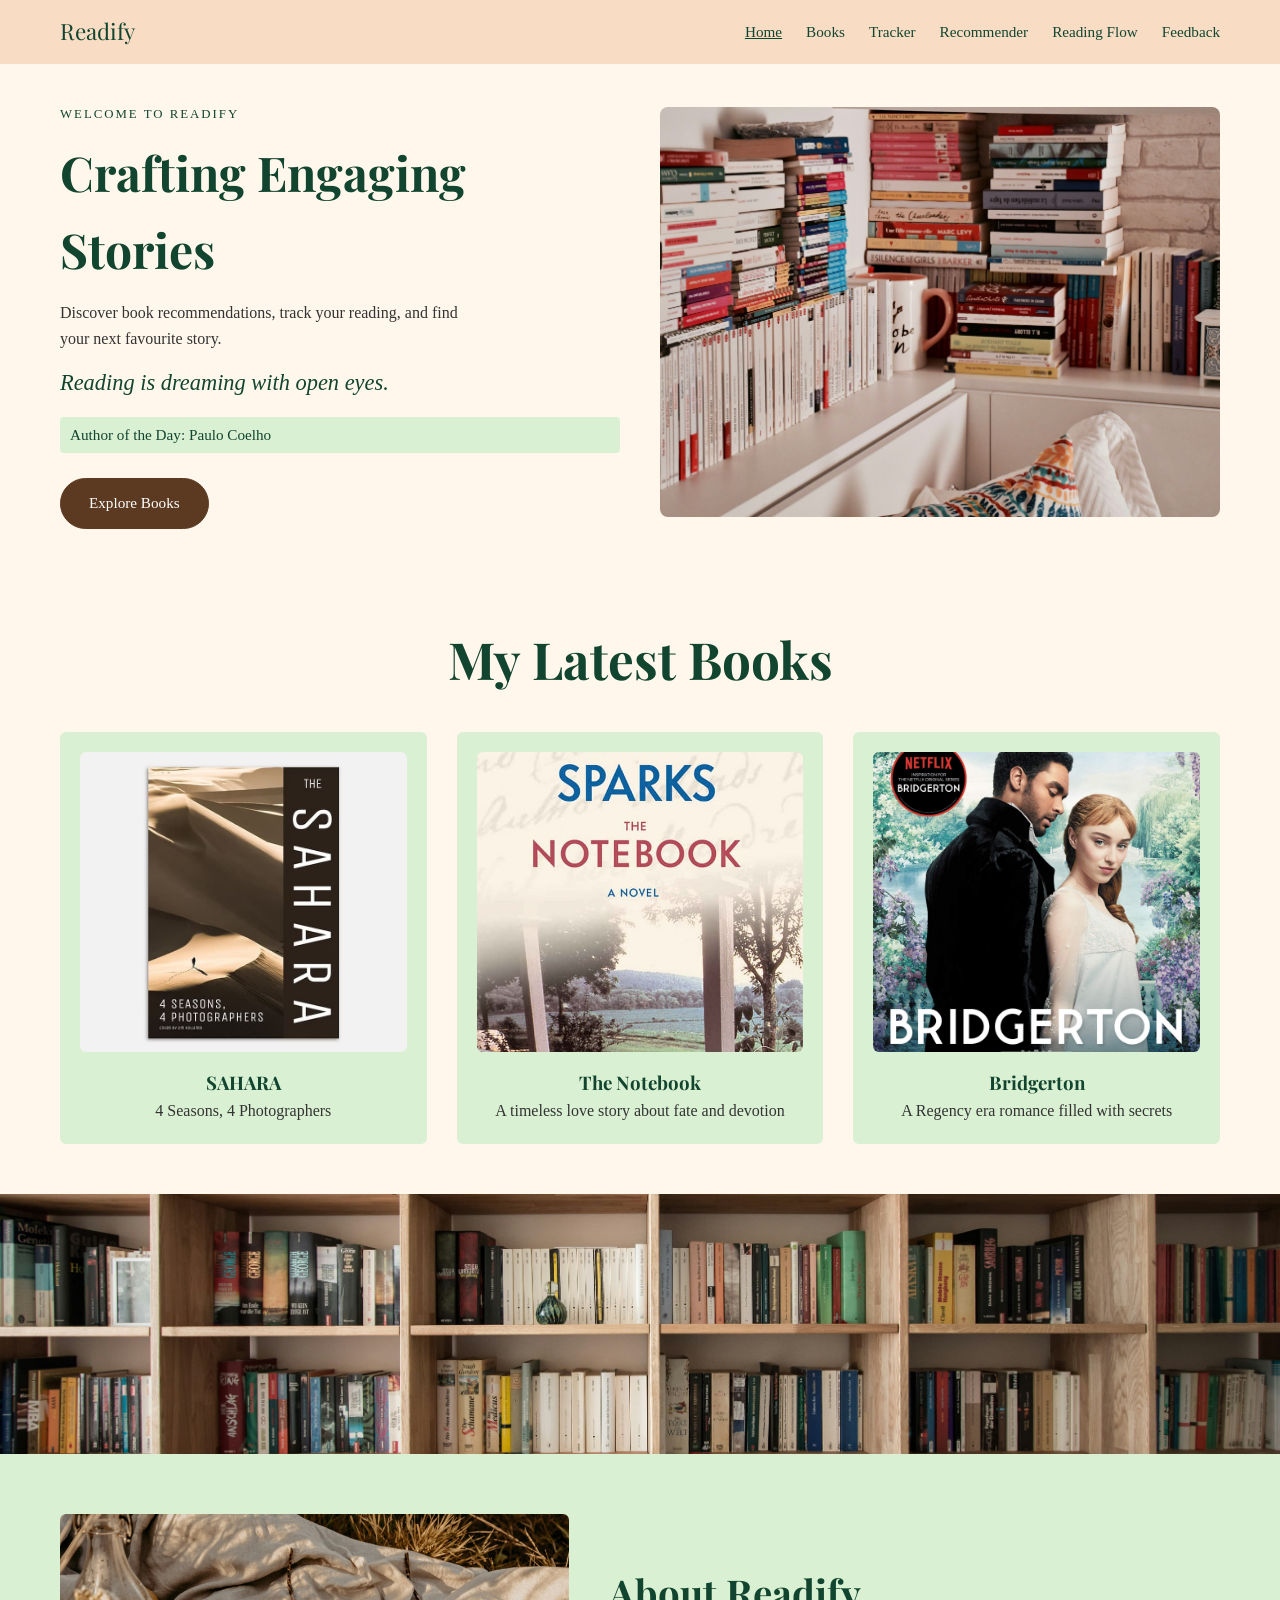
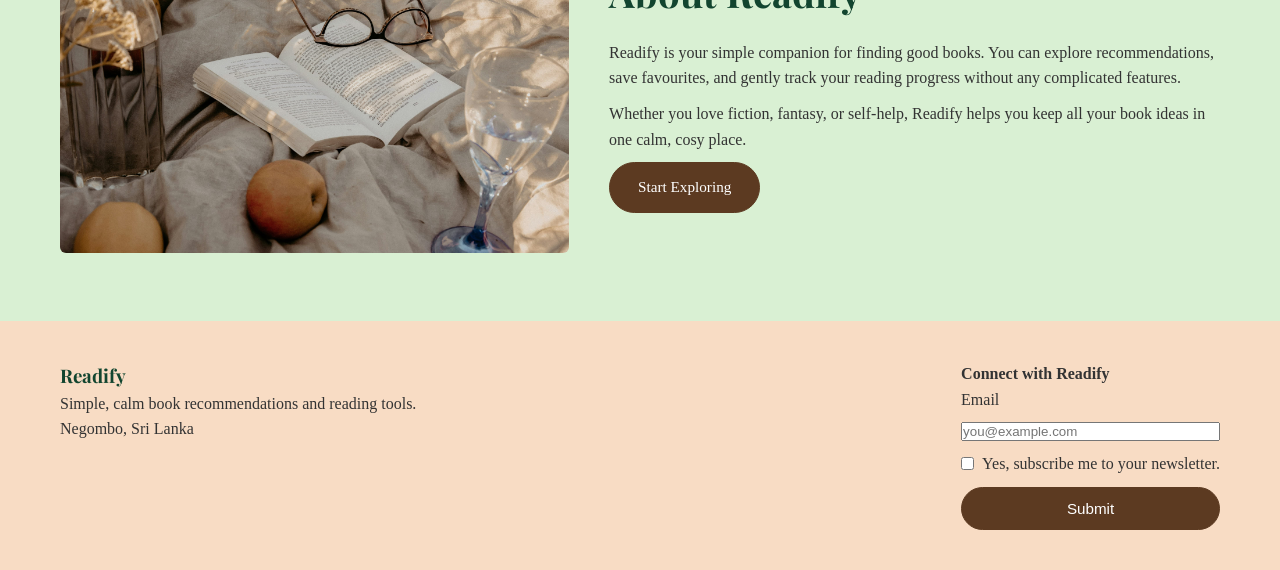
<file: index.html>
<!DOCTYPE html>
<html lang="en">
<head>

  <link rel="manifest" href="manifest.json">

  <meta charset="UTF-8">
  <title>Readify | Home</title>

  <!-- Small icon in browser tab -->
  <link rel="icon" type="image/png" href="image/icon.png">

  <!-- Simple manifest for PWA -->
  <link rel="manifest" href="manifest.json">

  <!-- Pretty heading font -->
  <link href="https://fonts.googleapis.com/css2?family=Playfair+Display:wght@400;500;600;700&display=swap" rel="stylesheet">

  <!-- Main stylesheet -->
  <link rel="stylesheet" href="style.css">

  <!-- Responsive on phones -->
  <meta name="viewport" content="width=device-width, initial-scale=1.0">
</head>

<body>

  <!-- ================= HEADER ================= -->
  <header class="site-header">

    <!-- NAVBAR -->
    <nav class="nav">
      <div class="logo">Readify</div>

      <!-- Hamburger button for mobile -->
      <button class="nav-toggle" aria-label="Toggle navigation">
        <span class="nav-line"></span>
        <span class="nav-line"></span>
        <span class="nav-line"></span>
      </button>
      

      <!-- Navigation links -->
      <ul class="nav-links">
        <li><a href="index.html" class="active">Home</a></li>
        <li><a href="book-explorer.html">Books</a></li>
        <li><a href="progress.html">Tracker</a></li>
        <li><a href="recommender.html">Recommender</a></li>
        <li><a href="reading-flow.html">Reading Flow</a></li>
        <li><a href="feedback.html">Feedback</a></li>
      </ul>
    </nav>

    <!-- HERO: text left, image right -->
    <section class="hero">
      <div class="hero-text">
        <p class="hero-tagline">WELCOME TO READIFY</p>

        <h1>Crafting Engaging Stories</h1>

        <p class="hero-subtitle">
          Discover book recommendations, track your reading, and find your next favourite story.
        </p>

        <!-- Auto-rotating quote (changes with JS) -->
        <p id="rotating-quote" class="rotating-quote">Loading quote...</p>

        <!-- Author of the Day (in hero, as assignment says) -->
        <p id="author-of-day" class="hero-author-day">Author of the Day: Loading...</p>

        <!-- Button UNDER author of the day -->
        <a href="book-explorer.html" class="btn-primary">Explore Books</a>
      </div>

      <div class="hero-image">
        <!-- change this path if your image is elsewhere -->
        <img src="image/8.jpg" alt="Person reading and writing at a desk">
      </div>
    </section>
  </header>

  <!-- ================= MAIN CONTENT ================= -->
  <main>

    <!-- MY LATEST BOOKS -->
    <section class="latest-books">
      <h2>My Latest Books</h2>

      <div class="books-grid">
        <article class="book-card">
          <div class="book-cover">
            <img src="image/10.jpg" alt="Sahara book cover">
          </div>
          <h3>SAHARA</h3>
          <p>4 Seasons, 4 Photographers</p>
        </article>

        <article class="book-card">
          <div class="book-cover">
            <img src="image/16.jpg" alt="Notebook book cover">
          </div>
          <h3>The Notebook</h3>
          <p>A timeless love story about fate and devotion</p>
        </article>

        <article class="book-card">
          <div class="book-cover">
            <img src="image/11.jpg" alt="Bridgerton cover">
          </div>
          <h3>Bridgerton</h3>
          <p>A Regency era romance filled with secrets</p>
        </article>
      </div>
    </section>

    <!-- FULL-WIDTH IMAGE BANNER -->
    <section class="author-banner-section">
      <img src="image/4.jpg" alt="Books and a cosy reading corner">
    </section>

    <!-- ABOUT SECTION: image left, text right -->
    <section class="about-section">
      <div class="about-image">
        <img src="image/7.jpg" alt="Vintage typewriter on a table">
      </div>

      <div class="about-text">
        <h2>About Readify</h2>
        <p>
          Readify is your simple companion for finding good books.
          You can explore recommendations, save favourites, and gently track your reading progress
          without any complicated features.
        </p>
        <p>
          Whether you love fiction, fantasy, or self-help, Readify helps you keep all your book ideas
          in one calm, cosy place.
        </p>

        <a href="book-explorer.html" class="btn-secondary">Start Exploring</a>
      </div>
    </section>

  </main>

  <!-- ================= FOOTER ================= -->
  <footer class="site-footer">
    <div class="footer-left">
      <h3>Readify</h3>
      <p>Simple, calm book recommendations and reading tools.</p>
      <p>Negombo, Sri Lanka</p>
    </div>

    <div class="footer-right">
      <h4>Connect with Readify</h4>

      <form class="newsletter-form">
        <label for="newsletter-email">Email</label>
        <input id="newsletter-email" type="email" placeholder="you@example.com" required>

        <div class="newsletter-checkbox">
          <input id="newsletter-consent" type="checkbox">
          <label for="newsletter-consent">Yes, subscribe me to your newsletter.</label>
        </div>

        <button type="submit" class="btn-primary">Submit</button>
      </form>
    </div>
  </footer>

  <!-- JS -->
  <script src="script.js"></script>
</body>
</html>
</file>
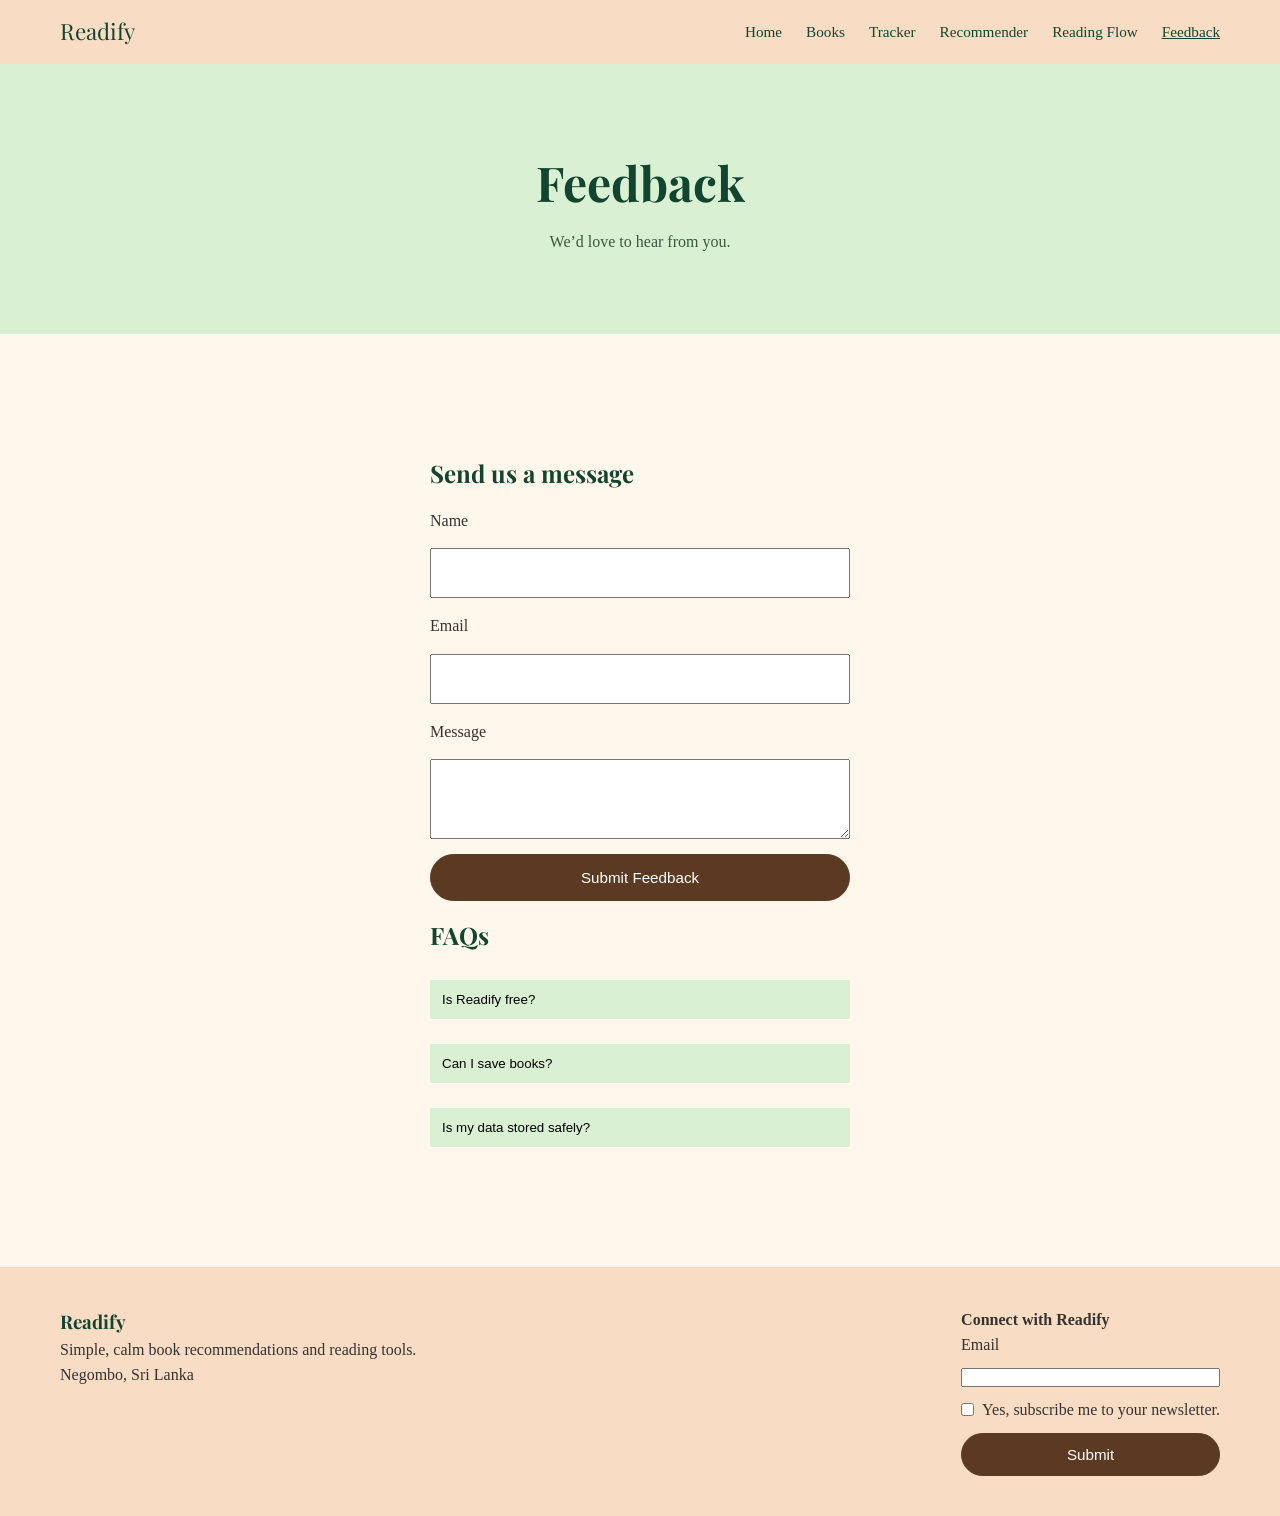
<file: feedback.html>
<!DOCTYPE html>
<html lang="en">
<head>
  <meta charset="UTF-8">
  <title>Readify | Feedback</title>
  <meta name="viewport" content="width=device-width, initial-scale=1.0">

  <link href="https://fonts.googleapis.com/css2?family=Playfair+Display:wght@400;500;600;700&display=swap" rel="stylesheet">

  <link rel="icon" type="image/png" href="image/icon.png">

  <link rel="stylesheet" href="style.css">
  <link rel="stylesheet" href="feedback.css">
</head>

<body>

  <!-- ===== NAVBAR ===== -->
  <header class="site-header">
    <nav class="nav">
      <div class="logo">Readify</div>

      <button class="nav-toggle">
        <span class="nav-line"></span>
        <span class="nav-line"></span>
        <span class="nav-line"></span>
      </button>

      <ul class="nav-links">
        <li><a href="index.html">Home</a></li>
        <li><a href="book-explorer.html">Books</a></li>
        <li><a href="progress.html">Tracker</a></li>
        <li><a href="recommender.html">Recommender</a></li>
        <li><a href="reading-flow.html">Reading Flow</a></li>
        <li><a href="feedback.html" class="active">Feedback</a></li>
      </ul>
    </nav>
  </header>

  <!-- ===== BANNER ===== -->
  <section class="feedback-banner">
    <h1>Feedback</h1>
    <p>We’d love to hear from you.</p>
  </section>

  <!-- ===== MAIN ===== -->
  <main class="feedback-page">

    <div class="feedback-box">

      <!-- FEEDBACK FORM -->
      <h2>Send us a message</h2>

      <label>Name</label>
      <input type="text" id="nameInput">

      <label>Email</label>
      <input type="email" id="emailInput">

      <label>Message</label>
      <textarea id="messageInput"></textarea>

      <button id="submitFeedback" class="btn-primary big-btn">
        Submit Feedback
      </button>

      <div id="feedbackResult" class="feedback-result"></div>

      <!-- FAQ -->
      <h2>FAQs</h2>

      <div class="faq-item">
        <button class="faq-question">Is Readify free?</button>
        <div class="faq-answer">Yes, Readify is completely free to use.</div>
      </div>

      <div class="faq-item">
        <button class="faq-question">Can I save books?</button>
        <div class="faq-answer">Yes, you can save progress and completed books.</div>
      </div>

      <div class="faq-item">
        <button class="faq-question">Is my data stored safely?</button>
        <div class="faq-answer">Your data is stored locally in your browser.</div>
      </div>

    </div>

  </main>

  <!-- ===== FOOTER ===== -->
  <footer class="site-footer">
    <div class="footer-left">
      <h3>Readify</h3>
      <p>Simple, calm book recommendations and reading tools.</p>
      <p>Negombo, Sri Lanka</p>
    </div>

    <div class="footer-right">
      <h4>Connect with Readify</h4>

      <form class="newsletter-form">
        <label>Email</label>
        <input type="email">

        <div class="newsletter-checkbox">
          <input type="checkbox">
          <label>Yes, subscribe me to your newsletter.</label>
        </div>

        <button class="btn-primary">Submit</button>
      </form>
    </div>
  </footer>

  <script src="script.js"></script>
  <script src="feedback.js"></script>
</body>
</html>
</file>
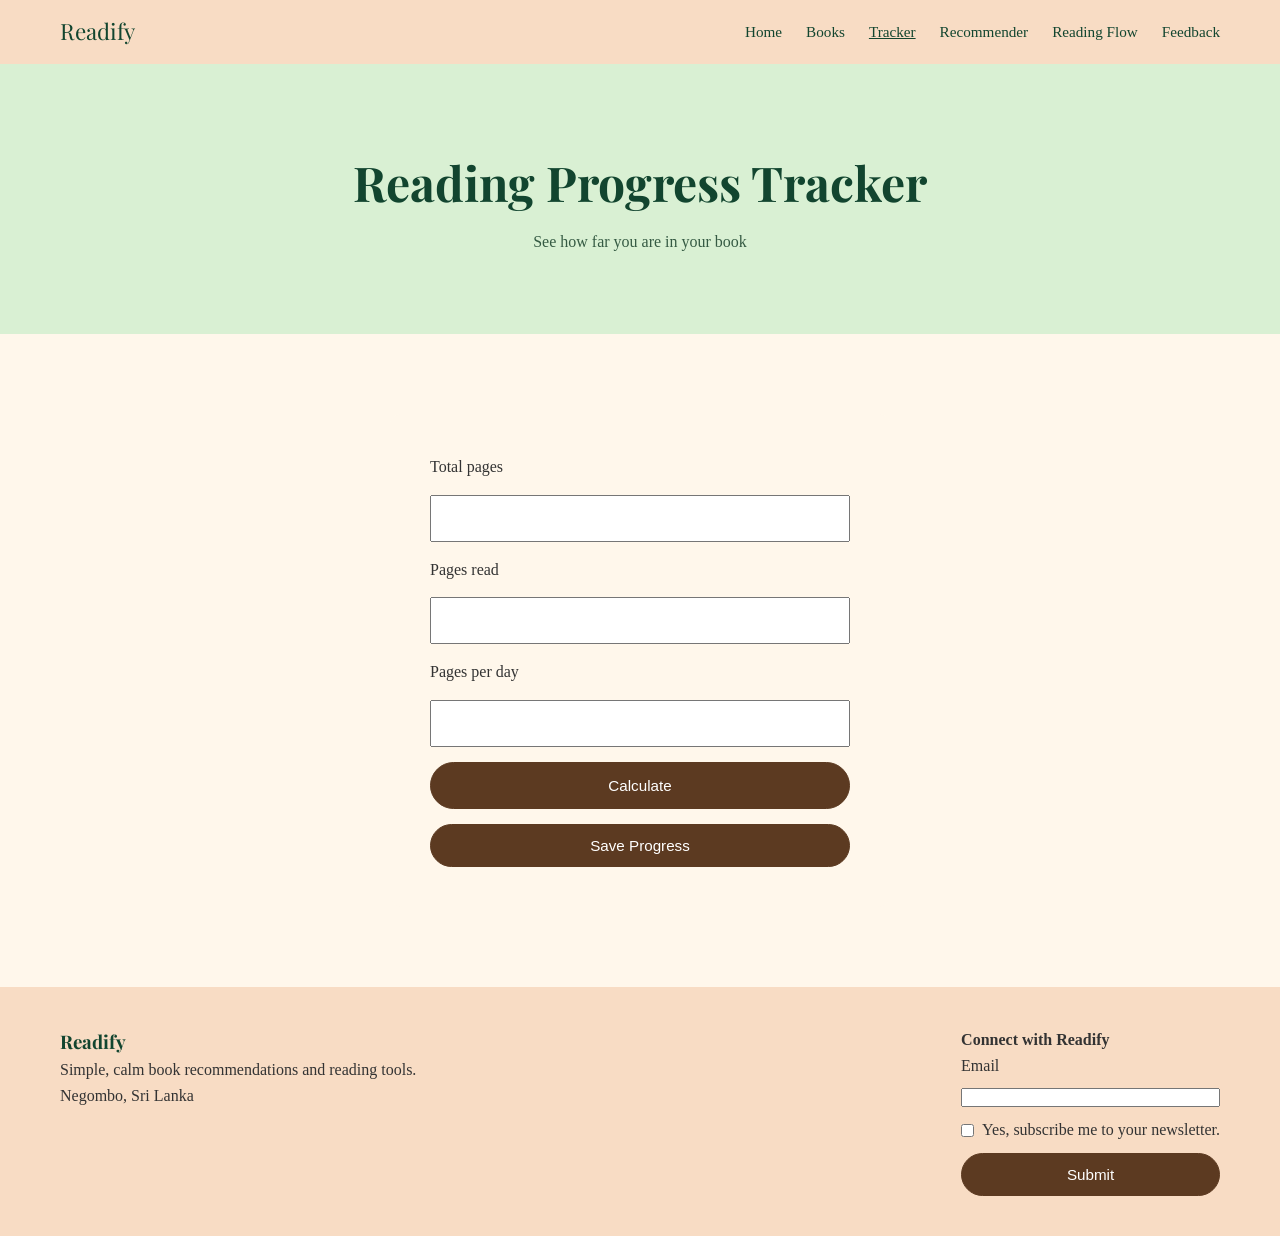
<file: progress.html>
<!DOCTYPE html>
<html lang="en">
<head>
  <meta charset="UTF-8">
  <title>Readify | Reading Tracker</title>
  <meta name="viewport" content="width=device-width, initial-scale=1.0">

  <link rel="icon" type="image/png" href="image/icon.png">

  <link href="https://fonts.googleapis.com/css2?family=Playfair+Display:wght@400;500;600;700&display=swap" rel="stylesheet">

  <link rel="stylesheet" href="style.css">
  <link rel="stylesheet" href="progress.css">
</head>

<body>

  <!-- NAVBAR -->
  <header class="site-header">
    <nav class="nav">
      <div class="logo">Readify</div>

      <button class="nav-toggle">
        <span class="nav-line"></span>
        <span class="nav-line"></span>
        <span class="nav-line"></span>
      </button>

      <ul class="nav-links">
        <li><a href="index.html">Home</a></li>
        <li><a href="book-explorer.html">Books</a></li>
        <li><a href="progress.html" class="active">Tracker</a></li>
        <li><a href="recommender.html">Recommender</a></li>
        <li><a href="reading-flow.html">Reading Flow</a></li>
        <li><a href="feedback.html">Feedback</a></li>
      </ul>
    </nav>
  </header>

  <!-- BANNER -->
  <section class="tracker-banner">
    <h1>Reading Progress Tracker</h1>
    <p>See how far you are in your book</p>
  </section>

  <!-- CONTENT -->
  <main class="tracker-page">

    <div class="tracker-box">

      <label>Total pages</label>
      <input type="number" id="totalPages">

      <label>Pages read</label>
      <input type="number" id="pagesRead">

      <label>Pages per day</label>
      <input type="number" id="pagesPerDay">

      <button id="calcBtn" class="btn-primary big-btn">
        Calculate
      </button>

      <button id="saveProgressBtn" class="btn-secondary">Save Progress</button>

      <!-- RESULT -->
      <div id="trackerResult" class="result-box"></div>

    </div>

  </main>

  <!-- FOOTER (SAME AS YOUR OTHER PAGES) -->
  <footer class="site-footer">
    <div class="footer-left">
      <h3>Readify</h3>
      <p>Simple, calm book recommendations and reading tools.</p>
      <p>Negombo, Sri Lanka</p>
    </div>

    <div class="footer-right">
      <h4>Connect with Readify</h4>

      <form class="newsletter-form">
        <label>Email</label>
        <input type="email">

        <div class="newsletter-checkbox">
          <input type="checkbox">
          <label>Yes, subscribe me to your newsletter.</label>
        </div>

        <button class="btn-primary">Submit</button>
      </form>
    </div>
  </footer>

  <script src="script.js"></script>
  <script src="progress.js"></script>

</body>
</html>
</file>
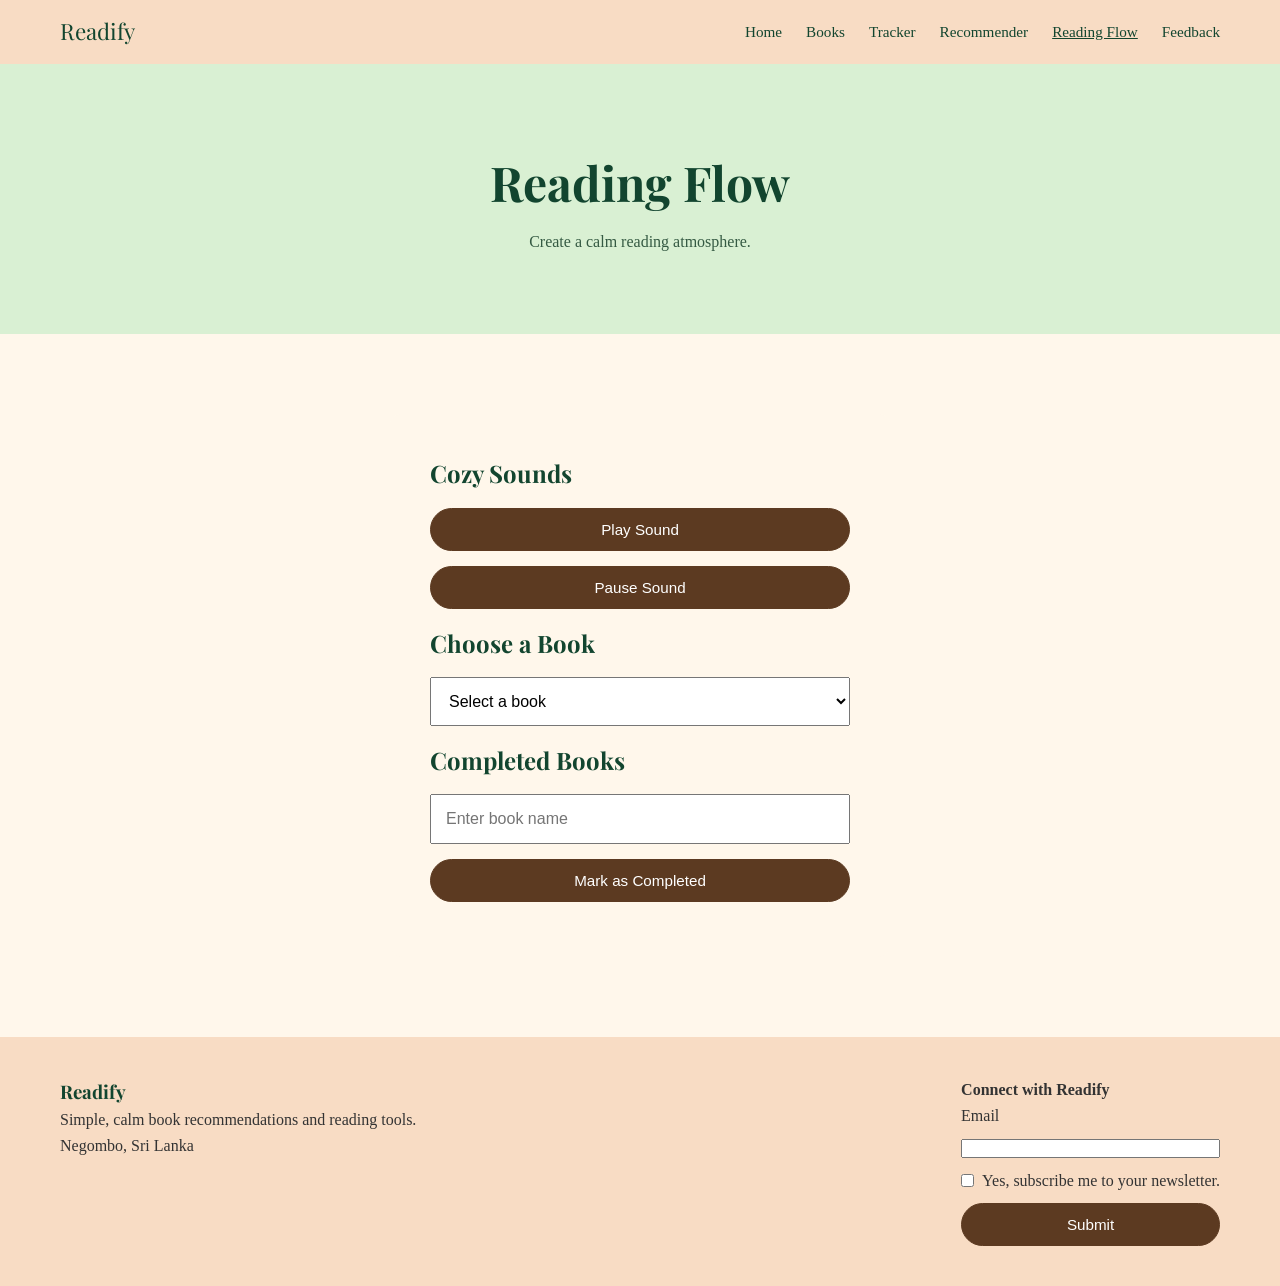
<file: reading-flow.html>
<!DOCTYPE html>
<html lang="en">
<head>
  <meta charset="UTF-8">
  <title>Readify | Reading Flow</title>
  <meta name="viewport" content="width=device-width, initial-scale=1.0">

  <link href="https://fonts.googleapis.com/css2?family=Playfair+Display:wght@400;500;600;700&display=swap" rel="stylesheet">

  <link rel="icon" type="image/png" href="image/icon.png">
  <link rel="stylesheet" href="style.css">
  <link rel="stylesheet" href="reading-flow.css">
</head>

<body>

<header class="site-header">
  <nav class="nav">
    <div class="logo">Readify</div>
    <button class="nav-toggle">
      <span class="nav-line"></span>
      <span class="nav-line"></span>
      <span class="nav-line"></span>
    </button>
    <ul class="nav-links">
      <li><a href="index.html">Home</a></li>
      <li><a href="book-explorer.html">Books</a></li>
      <li><a href="progress.html">Tracker</a></li>
      <li><a href="recommender.html">Recommender</a></li>
      <li><a href="reading-flow.html" class="active">Reading Flow</a></li>
      <li><a href="feedback.html">Feedback</a></li>
    </ul>
  </nav>
</header>

<section class="flow-banner">
  <h1>Reading Flow</h1>
  <p>Create a calm reading atmosphere.</p>
</section>

<main class="flow-page">
  <div class="flow-box">

    <h2>Cozy Sounds</h2>
    <button id="playSound" class="btn-primary">Play Sound</button>
    <button id="pauseSound" class="btn-primary">Pause Sound</button>

    <h2>Choose a Book</h2>

    <select id="bookSelect">
  <option value="">Select a book</option>

  <option value="bridgerton">Bridgerton: The Duke and I</option>
  <option value="oxford-dictionary">Oxford English Dictionary</option>
  <option value="not-hoarder">You're Not a Hoarder</option>
  <option value="shadow-wind">The Shadow of the Wind</option>
  <option value="hobbit">The Hobbit</option>
  <option value="norwegian-wood">Norwegian Wood</option>
  <option value="notebook">The Notebook</option>
  <option value="hound-baskervilles">The Hound of the Baskervilles</option>
  <option value="old-man-sea">The Old Man and the Sea</option>
</select>

    

    <div id="bookContent" class="book-content"></div>

    <h2>Completed Books</h2>
    <input type="text" id="bookInput" placeholder="Enter book name">
    <button id="addBook" class="btn-primary">Mark as Completed</button>
    <ul id="completedList"></ul>

  </div>
</main>

<footer class="site-footer">
  <div class="footer-left">
    <h3>Readify</h3>
    <p>Simple, calm book recommendations and reading tools.</p>
    <p>Negombo, Sri Lanka</p>
  </div>

  <div class="footer-right">
    <h4>Connect with Readify</h4>
    <form class="newsletter-form">
      <label>Email</label>
      <input type="email">
      <div class="newsletter-checkbox">
        <input type="checkbox">
        <label>Yes, subscribe me to your newsletter.</label>
      </div>
      <button class="btn-primary">Submit</button>
    </form>
  </div>
</footer>

<script src="script.js"></script>
<script src="reading-flow.js"></script>
</body>
</html>
</file>
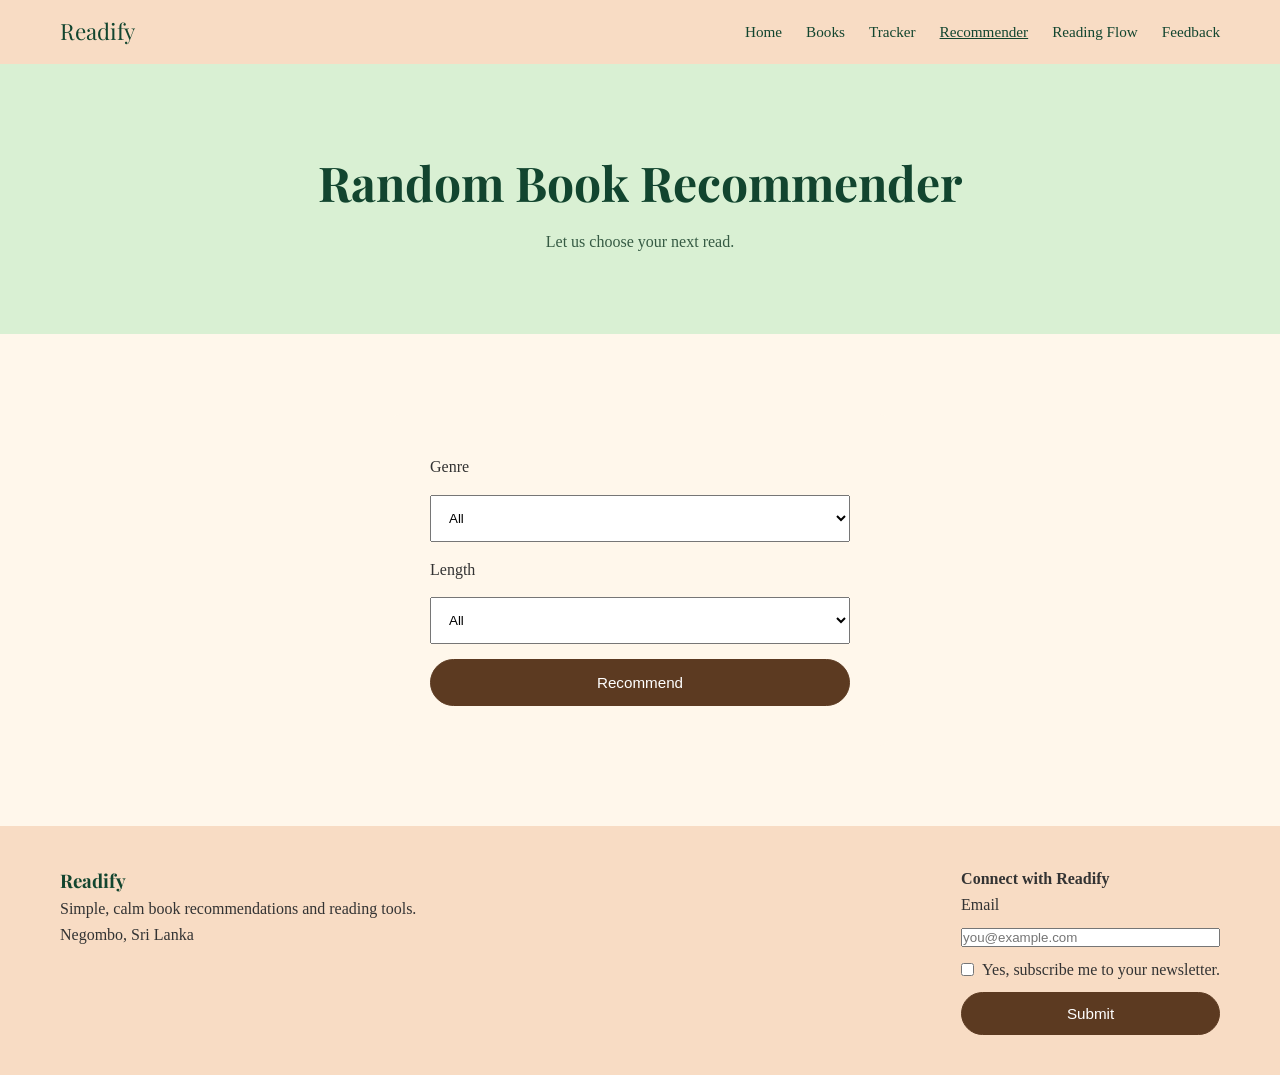
<file: recommender.html>
<!DOCTYPE html>
<html lang="en">
<head>
  <meta charset="UTF-8">
  <title>Readify | Recommender</title>
  <meta name="viewport" content="width=device-width, initial-scale=1.0">

  <link rel="icon" type="image/png" href="image/icon.png">

  <link href="https://fonts.googleapis.com/css2?family=Playfair+Display:wght@400;500;600;700&display=swap" rel="stylesheet">

  <link rel="stylesheet" href="style.css">
  <link rel="stylesheet" href="recommender.css">
</head>

<body>

  <!-- ===== NAVBAR ===== -->
  <header class="site-header">
    <nav class="nav">
      <div class="logo">Readify</div>

      <button class="nav-toggle">
        <span class="nav-line"></span>
        <span class="nav-line"></span>
        <span class="nav-line"></span>
      </button>

      <ul class="nav-links">
        <li><a href="index.html">Home</a></li>
        <li><a href="book-explorer.html">Books</a></li>
        <li><a href="progress.html">Tracker</a></li>
        <li><a href="recommender.html" class="active">Recommender</a></li>
        <li><a href="reading-flow.html">Reading Flow</a></li>
        <li><a href="feedback.html">Feedback</a></li>
      </ul>
    </nav>
  </header>

  <!-- ===== PAGE BANNER ===== -->
  <section class="recommender-banner">
    <h1>Random Book Recommender</h1>
    <p>Let us choose your next read.</p>
  </section>

  <!-- ===== MAIN CONTENT ===== -->
  <main class="recommender-page">

    <div class="recommender-box">

      <label>Genre</label>
      <select id="genreSelect">
        <option value="all">All</option>
        <option value="fiction">Fiction</option>
        <option value="fantasy">Fantasy</option>
        <option value="romance">Romance</option>
        <option value="travel">Travel</option>
        <option value="selfhelp">Self-help</option>
        <option value="reference">Reference</option>
      </select>

      <label>Length</label>
      <select id="lengthSelect">
        <option value="all">All</option>
        <option value="short">Short</option>
        <option value="medium">Medium</option>
        <option value="long">Long</option>
      </select>

      <button id="recommendBtn" class="btn-primary big-btn">
        Recommend
      </button>

      <!-- RESULT -->
      <div id="recommendResult" class="recommend-result"></div>

      <button id="pickAgainBtn" class="btn-secondary big-btn" style="display:none;">
       Pick Again
      </button>

      <button id="saveRecommendBtn" class="btn-secondary big-btn" style="display:none;">
       Save to Reading List
      </button>


    </div>

  </main>

  <!-- ===== FOOTER (SAME AS OTHER PAGES) ===== -->
  <footer class="site-footer">
    <div class="footer-left">
      <h3>Readify</h3>
      <p>Simple, calm book recommendations and reading tools.</p>
      <p>Negombo, Sri Lanka</p>
    </div>

    <div class="footer-right">
      <h4>Connect with Readify</h4>

      <form class="newsletter-form">
        <label>Email</label>
        <input type="email" placeholder="you@example.com">

        <div class="newsletter-checkbox">
          <input type="checkbox">
          <label>Yes, subscribe me to your newsletter.</label>
        </div>

        <button class="btn-primary">Submit</button>
      </form>
    </div>
  </footer>

  <script src="script.js"></script>
  <script src="recommender.js"></script>
</body>
</html>
</file>
<file: style.css>
/* ===================== BASIC RESET ===================== */
* {
  margin: 0;
  padding: 0;
  box-sizing: border-box;
}

/* ===================== GENERAL ===================== */
body {
  font-family: "Georgia", serif;
  background-color: #FFF7EB;
  color: #333333;
  line-height: 1.6;
}

h1, h2, h3, .logo {
  font-family: "Playfair Display", serif;
  color: #12452F;
}

/* ===================== HEADER + NAV ===================== */
.nav {
  background-color: #F8DCC4;
  padding: 14px 60px;
  display: flex;
  justify-content: space-between;
  align-items: center;
  position: relative;
}

.logo {
  font-size: 1.4rem;
}

/* Desktop nav links */
.nav-links {
  display: flex;
  gap: 24px;
  list-style: none;
}

.nav-links a {
  text-decoration: none;
  color: #12452F;
  font-size: 0.95rem;
}

.nav-links a.active {
  text-decoration: underline;
}

/* HIDE hamburger by default (desktop) */
.nav-toggle {
  display: none;
  background: none;
  border: none;
  cursor: pointer;
}

.nav-line {
  width: 22px;
  height: 2px;
  background-color: #12452F;
  margin: 4px 0;
}

/* ===================== HERO SECTION ===================== */
.hero {
  display: flex;
  gap: 40px;
  padding: 40px 60px;
  align-items: center;
}

.hero-text {
  flex: 1;
}

.hero-tagline {
  font-size: 0.8rem;
  letter-spacing: 2px;
  color: #12452F;
  margin-bottom: 10px;
}

.hero h1 {
  font-size: 3rem;
  margin-bottom: 12px;
}

.hero-subtitle {
  max-width: 420px;
  margin-bottom: 10px;
}

/* Rotating quote */
.rotating-quote {
  font-style: italic;
  font-size: 1.4rem;
  margin: 14px 0 16px;
  color: #12452F;
}

/* Author of the Day bar */
.hero-author-day {
  background-color: #D9F0D3;
  color: #12452F;
  padding: 6px 10px;
  border-radius: 4px;
  margin-bottom: 25px;
  font-size: 0.95rem;
  display: block; /* ensures button goes under */
}

/* Hero image */
.hero-image {
  flex: 1;
}

.hero-image img {
  width: 100%;
  height: 410px;
  object-fit: cover;
  border-radius: 8px;
}

/* ===================== BUTTONS ===================== */
.btn-primary,
.btn-secondary {
  padding: 12px 28px;
  border-radius: 999px;
  border: 1px solid #5C3A21;
  background-color: #5C3A21;
  color: #fff;
  text-decoration: none;
  display: inline-block;
  transition: 0.2s;
  font-size: 0.95rem;
}

.btn-primary:hover,
.btn-secondary:hover {
  background-color: #F5E3CC;
  color: #12452F;
}

/* ===================== LATEST BOOKS ===================== */
.latest-books {
  padding: 50px 60px;
  text-align: center;
}

.latest-books h2 {
  font-size: 3.2rem;
  margin-bottom: 32px;
}

.books-grid {
  display: flex;
  justify-content: space-between;
  gap: 30px;
}

.book-card {
  background-color: #D9F0D3;
  padding: 20px;
  width: 32%;
  border-radius: 6px;
}

.book-cover {
  width: 100%;
  height: 300px;
  border-radius: 6px;
  overflow: hidden;
  margin-bottom: 16px;
  background-color: #CCCCCC;
}

.book-cover img {
  width: 100%;
  height: 100%;
  object-fit: cover;
  display: block;
}


/* ===================== FULL WIDTH BANNER ===================== */
.author-banner-section img {
  width: 100%;
  height: 260px;
  object-fit: cover;
  display: block;
}

/* ===================== ABOUT SECTION ===================== */
.about-section {
  background-color: #D9F0D3;
  padding: 60px;
  display: flex;
  align-items: center;
  gap: 40px;
}

.about-image {
  flex: 1;
}

.about-image img {
  width: 100%;
  border-radius: 6px;
}

.about-text {
  flex: 1.2;
}

.about-text h2 {
  font-size: 2.4rem;
  margin-bottom: 16px;
}

.about-text p {
  margin-bottom: 10px;
}

/* ===================== FOOTER ===================== */
.site-footer {
  background-color: #F8DCC4;
  padding: 40px 60px;
  display: flex;
  justify-content: space-between;
  gap: 40px;
}

.newsletter-form {
  display: flex;
  flex-direction: column;
  gap: 10px;
}

.newsletter-checkbox {
  display: flex;
  align-items: center;
  gap: 8px;
}

/* ===================== MOBILE (HAMBURGER) ===================== */
@media (max-width: 768px) {

  .nav {
    padding: 14px 20px;
  }

  /* SHOW hamburger ONLY on mobile */
  .nav-toggle {
    display: flex;
    flex-direction: column;
  }

  /* hide desktop navbar */
  .nav-links {
    display: none;
    position: absolute;
    top: 70px;
    right: 20px;
    background-color: #F8DCC4;
    flex-direction: column;
    gap: 12px;
    padding: 16px;
    border-radius: 6px;
  }

  /* show menu when JS adds .nav-open */
  .nav-links.nav-open {
    display: flex;
  }

  .hero,
  .about-section,
  .site-footer {
    flex-direction: column;
    text-align: center;
  }

  .books-grid {
    flex-direction: column;
  }

  .book-card {
    width: 100%;
  }

  .hero-image img {
    height: auto;
  }
}
</file>
<file: feedback.css>
.feedback-banner {
  background-color: #D9F0D3;
  padding: 80px 20px;
  text-align: center;
  
}

.feedback-banner h1 {
  font-size: clamp(2rem, 6vw, 3rem);
  color: #12452f;
  font-weight: 700;
}

.feedback-banner p {
  margin-top: 8px;
  color: #355a43;
}

.feedback-page {
  display: flex;
  justify-content: center;
  padding: 80px 20px;
}

.feedback-box {
  background-color: #FFF7EB;
  padding: 40px;
  border-radius: 12px;
  max-width: 500px;
  width: 100%;
  display: flex;
  flex-direction: column;
  gap: 15px;
}

.feedback-box input,
.feedback-box textarea {
  padding: 14px;
  font-size: 1rem;
}

.feedback-box textarea {
  min-height: 80px;
}

.big-btn {
  padding: 14px;
}

.feedback-result {
  margin-top: 15px;
  padding: 15px;
  background-color: #D9F0D3;
  border-radius: 8px;
  display: none;
}

/* FAQ */
.faq-item {
  margin-top: 10px;
}

.faq-question {
  width: 100%;
  padding: 12px;
  background-color: #D9F0D3;
  border: none;
  cursor: pointer;
  text-align: left;
}

.faq-answer {
  padding: 12px;
  background-color: #F5F5F5;
  display: none;
}
</file>
<file: progress.css>
.tracker-banner {
  background-color: #D9F0D3;
  padding: 80px 20px;
  text-align: center;
}


.tracker-banner h1 {
  font-size: clamp(2rem, 6vw, 3rem);
  color: #12452f;
  font-weight: 700;
}

.tracker-banner p {
  margin-top: 8px;
  color: #355a43;
}


.tracker-page {
  display: flex;
  justify-content: center;
  padding: 80px 20px;
}

.tracker-box {
  background-color: #FFF7EB;
  padding: 40px;
  border-radius: 12px;
  max-width: 500px;
  width: 100%;
  display: flex;
  flex-direction: column;
  gap: 15px;
}

.tracker-box input {
  padding: 14px;
}

.big-btn {
  padding: 14px;
}

.result-box {
  margin-top: 20px;
  padding: 20px;
  background-color: #D9F0D3;
  border-radius: 8px;
  display: none;
}
</file>
<file: reading-flow.css>
.flow-banner {
  background-color: #D9F0D3;
  padding: 80px 20px;
  text-align: center;
}



.flow-banner h1 {
  font-size: clamp(2rem, 6vw, 3rem);
  color: #12452f;
  font-weight: 700;
}

.flow-banner p {
  margin-top: 8px;
  color: #355a43;
}

.flow-page {
  display: flex;
  justify-content: center;
  padding: 80px 20px;
}

.flow-box {
  background-color: #FFF7EB;
  padding: 40px;
  border-radius: 12px;
  max-width: 500px;
  width: 100%;
  display: flex;
  flex-direction: column;
  gap: 15px;
}

.flow-box input,
.flow-box select {
  padding: 14px;
  font-size: 1rem;
}

.book-content {
  background-color: #D9F0D3;
  padding: 18px;
  border-radius: 8px;
  font-size: 0.95rem;
  line-height: 1.7;
  color: #12452F;
  display: none;
}

.flow-box ul {
  padding-left: 20px;
}
/* ===== MOBILE RESPONSIVE ===== */
@media (max-width: 768px) {

  .flow-page {
    padding: 40px 15px;
  }

  .flow-box {
    padding: 25px;
  }

  .flow-banner h1 {
    font-size: 2.2rem;
  }

  .flow-box button {
    width: 100%;
  }

  .flow-box input,
  .flow-box select {
    width: 100%;
  }
}
</file>
<file: recommender.css>
.recommender-banner {
  background-color: #D9F0D3;
  padding: 80px 20px;
  text-align: center;
}



.recommender-banner h1 {
  font-size: clamp(2rem, 6vw, 3rem);
  color: #12452f;
  font-weight: 700;
}

.recommender-banner p {
  margin-top: 8px;
  color: #355a43;
}

.recommender-page {
  display: flex;
  justify-content: center;
  padding: 80px 20px;
}

.recommender-box {
  background-color: #FFF7EB;
  padding: 40px;
  border-radius: 12px;
  max-width: 500px;
  width: 100%;
  display: flex;
  flex-direction: column;
  gap: 15px;
}

.recommender-box select {
  padding: 14px;
}

.big-btn {
  padding: 14px;
}

.recommend-result {
  margin-top: 20px;
  padding: 20px;
  background-color: #D9F0D3;
  border-radius: 8px;
  display: none;
}
</file>
